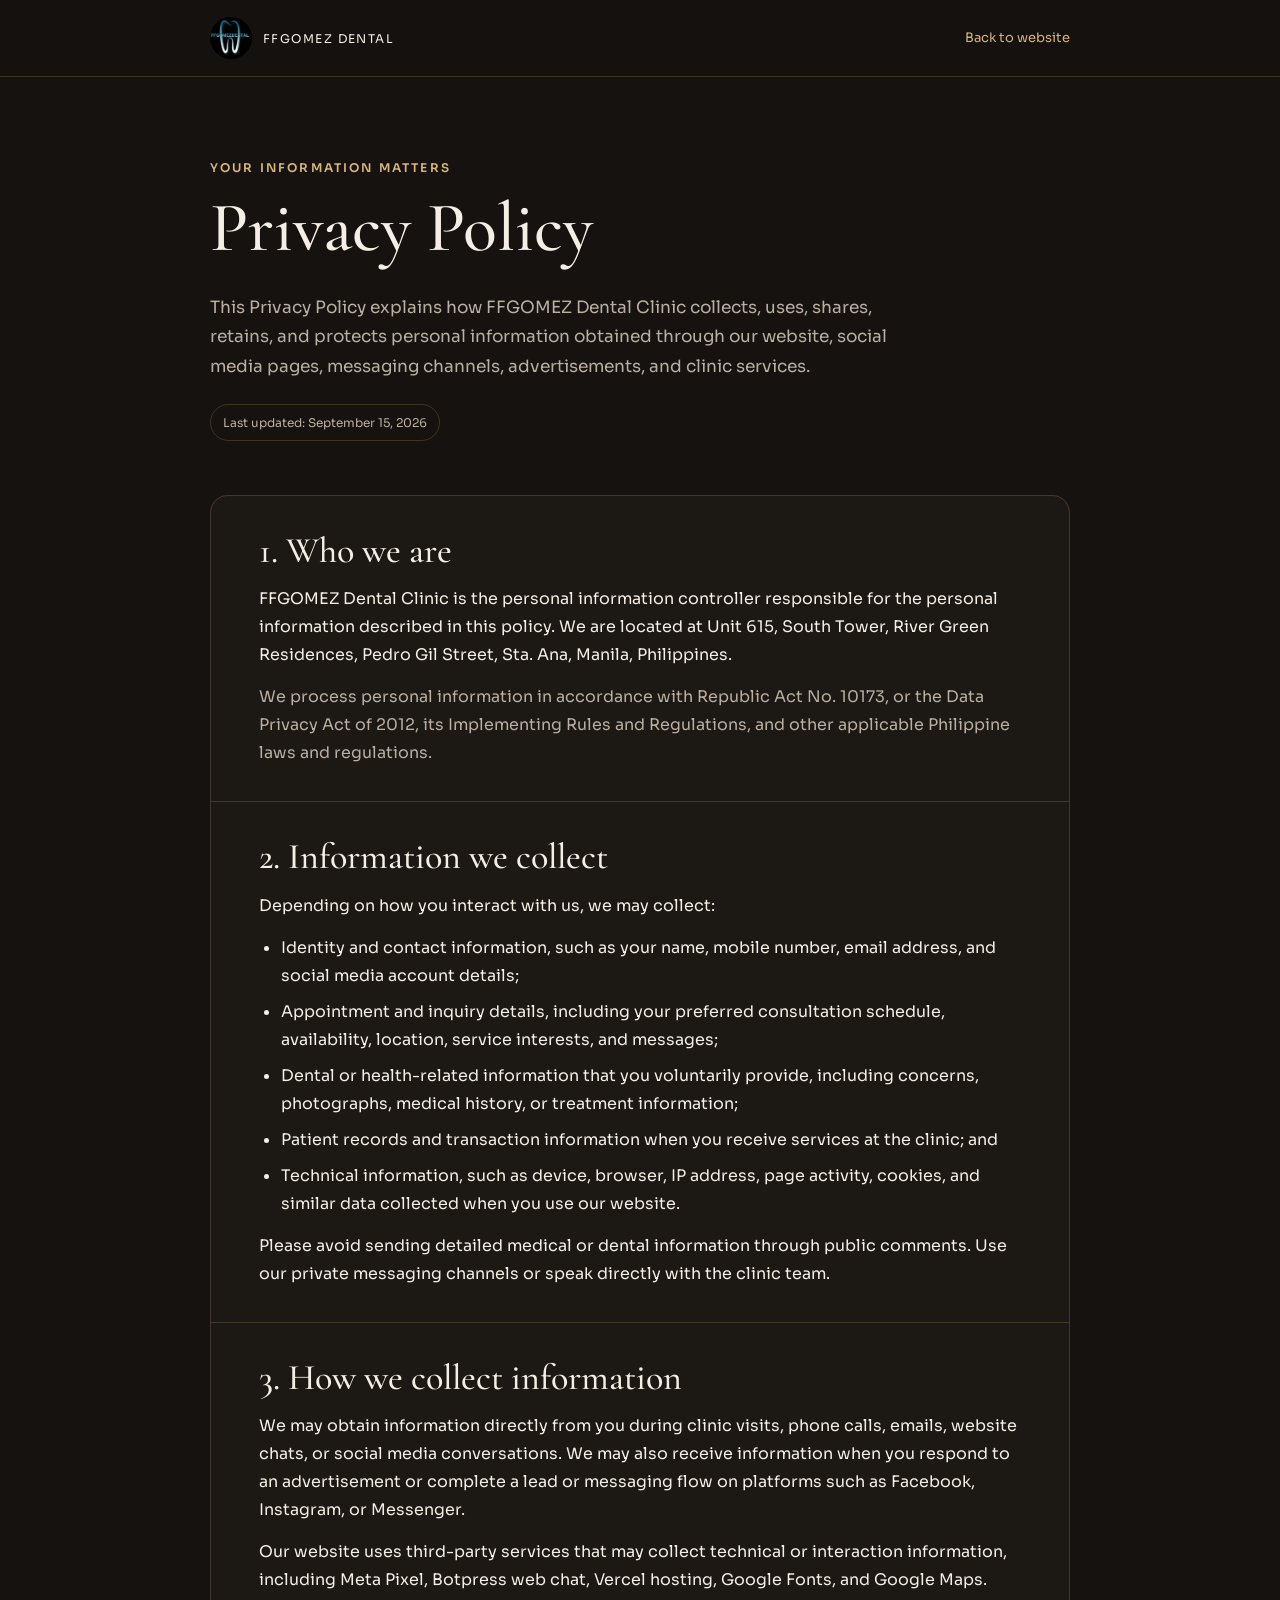
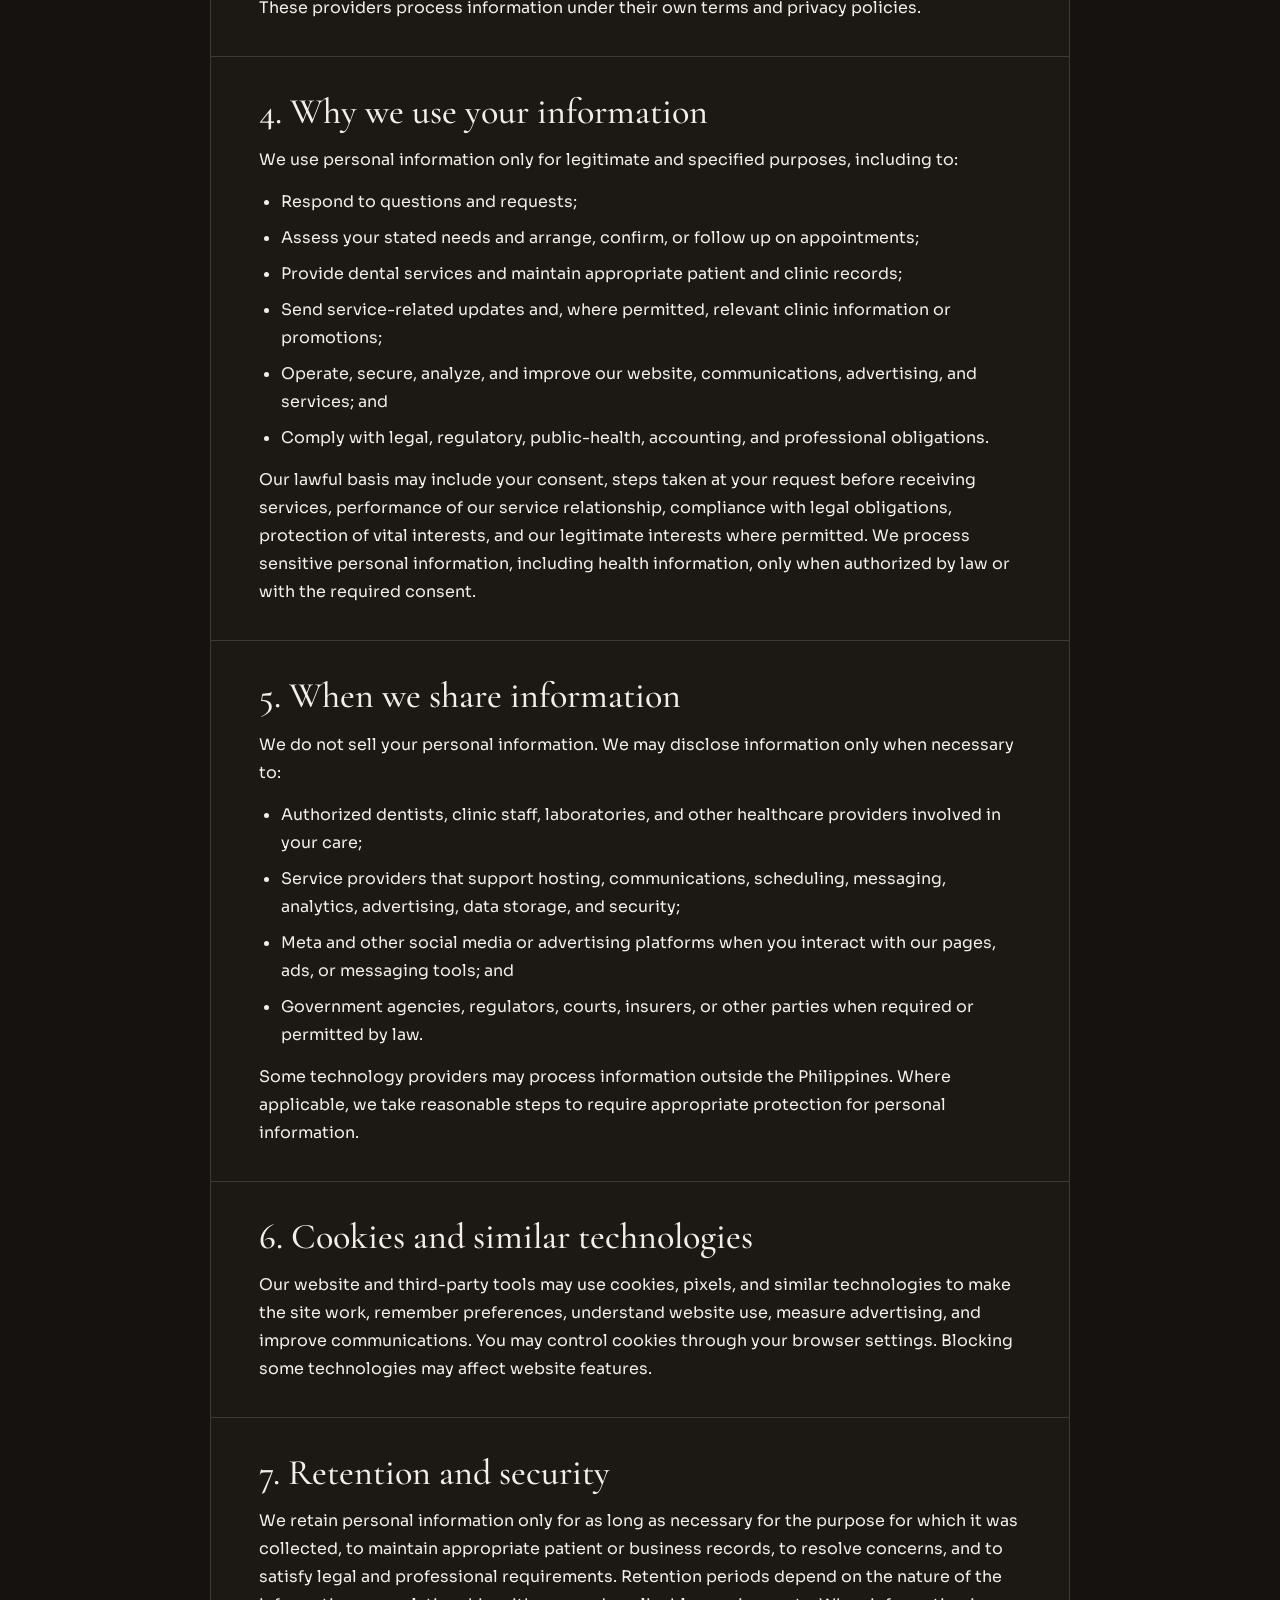
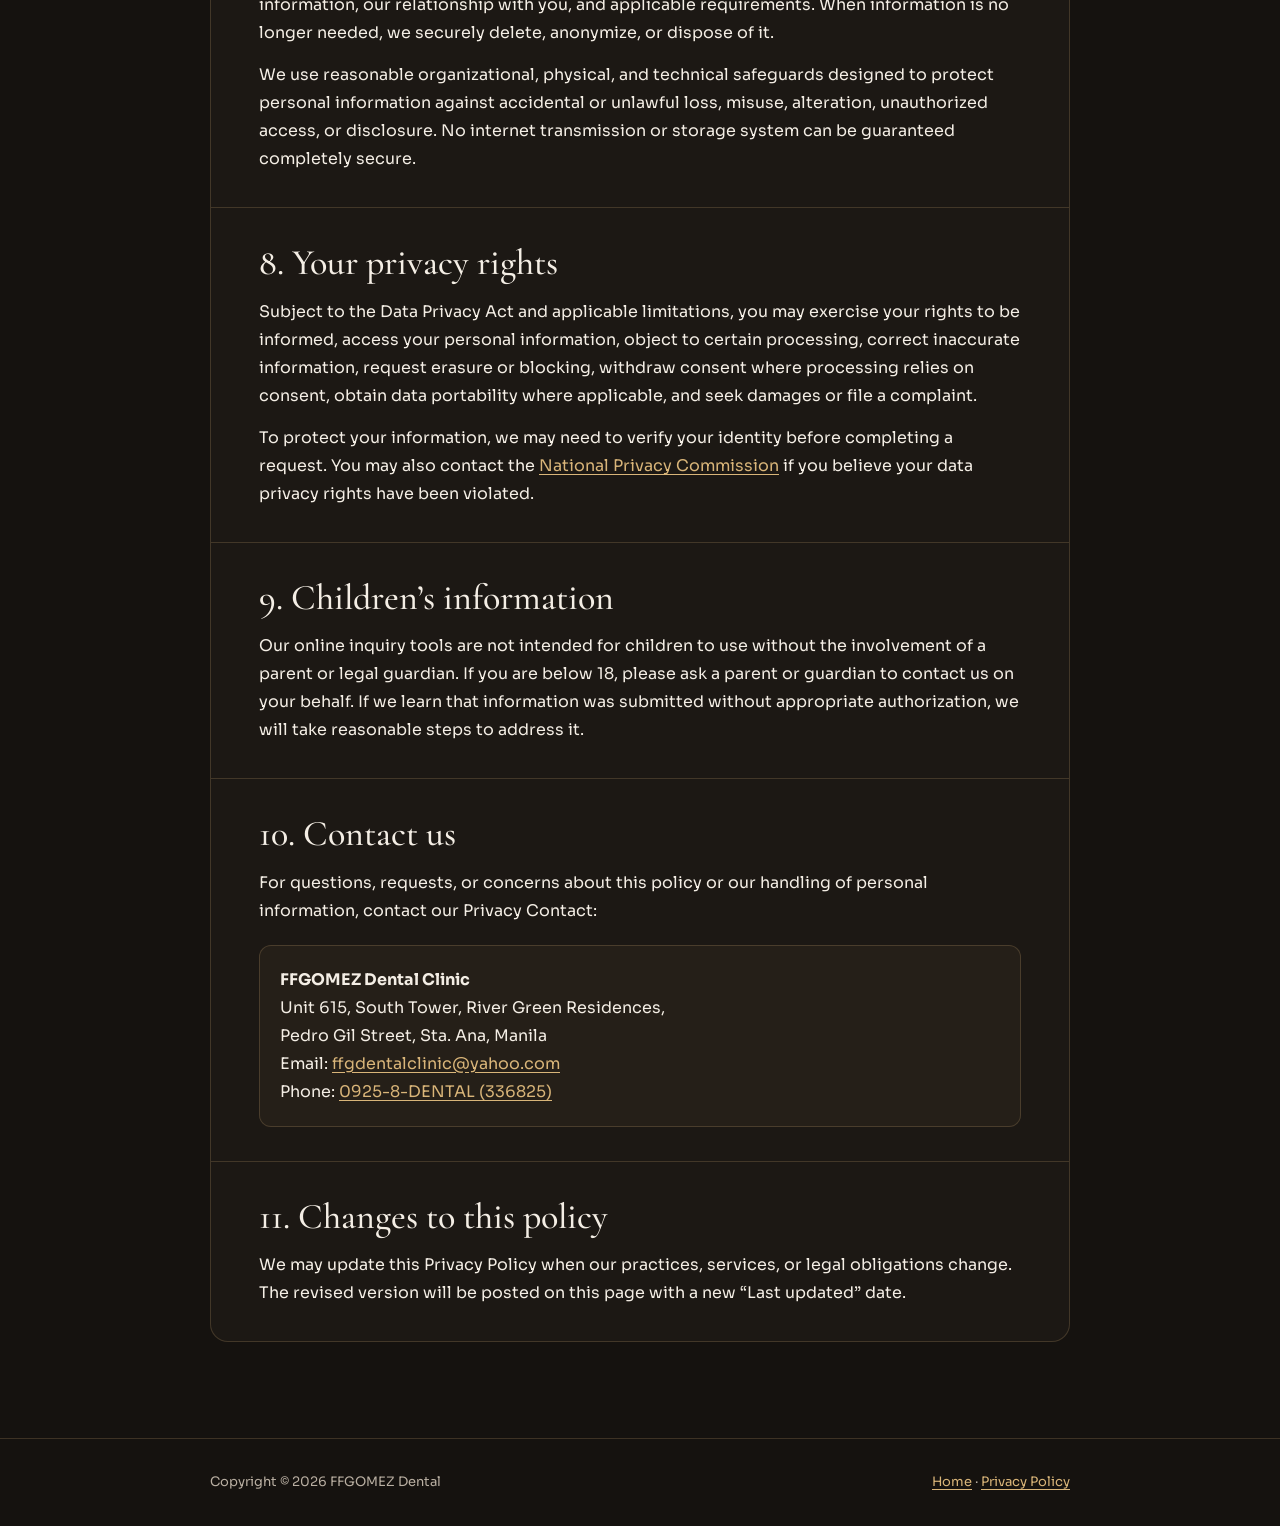
<file: privacy-policy.html>
<!doctype html>
<html lang="en">
<head>
  <meta charset="utf-8"/>
  <meta name="viewport" content="width=device-width, initial-scale=1"/>
  <title>Privacy Policy | FFGOMEZ Dental Clinic</title>
  <meta name="description" content="Learn how FFGOMEZ Dental Clinic collects, uses, protects, and retains personal information from website visitors, patients, and prospective patients."/>
  <link rel="canonical" href="https://ffgomezdental.com/privacy-policy"/>
  <meta name="robots" content="index,follow"/>
  <link href="assets/ffgomez-logo.jpg" rel="icon" type="image/jpeg"/>
  <link rel="preconnect" href="https://fonts.googleapis.com"/>
  <link rel="preconnect" href="https://fonts.gstatic.com" crossorigin/>
  <link href="https://fonts.googleapis.com/css2?family=Sora:wght@300;400;500;600;700&amp;family=Cormorant+Garamond:ital,wght@0,500;1,500&amp;display=swap" rel="stylesheet"/>
  <style>
    :root {
      color-scheme: dark;
      --bg: #15120f;
      --panel: #1c1814;
      --text: #f4eee5;
      --muted: #b9afa2;
      --gold: #d9b579;
      --line: rgba(217, 181, 121, .2);
      --max: 860px;
    }
    * { box-sizing: border-box; }
    html { scroll-behavior: smooth; }
    body {
      margin: 0;
      background: var(--bg);
      color: var(--text);
      font-family: "Sora", system-ui, sans-serif;
      font-size: 16px;
      line-height: 1.75;
    }
    a { color: var(--gold); text-underline-offset: 3px; }
    a:hover { color: #efd5a9; }
    .nav {
      position: sticky;
      top: 0;
      z-index: 10;
      border-bottom: 1px solid var(--line);
      background: rgba(21, 18, 15, .94);
      backdrop-filter: blur(12px);
    }
    .nav-inner {
      width: min(var(--max), calc(100% - 40px));
      min-height: 76px;
      margin: auto;
      display: flex;
      align-items: center;
      justify-content: space-between;
      gap: 20px;
    }
    .brand {
      display: inline-flex;
      align-items: center;
      gap: 11px;
      color: var(--text);
      text-decoration: none;
      letter-spacing: .12em;
      font-size: 12px;
    }
    .brand img {
      width: 42px;
      height: 42px;
      border-radius: 50%;
      object-fit: cover;
    }
    .back-link { font-size: 13px; text-decoration: none; }
    main {
      width: min(var(--max), calc(100% - 40px));
      margin: auto;
      padding: 80px 0 96px;
    }
    .eyebrow {
      margin: 0 0 10px;
      color: var(--gold);
      font-size: 12px;
      font-weight: 600;
      letter-spacing: .18em;
      text-transform: uppercase;
    }
    h1, h2 {
      font-family: "Cormorant Garamond", Georgia, serif;
      font-weight: 500;
      line-height: 1.15;
    }
    h1 { margin: 0; font-size: clamp(44px, 8vw, 70px); }
    h2 { margin: 0 0 14px; font-size: clamp(28px, 4vw, 36px); }
    .intro {
      max-width: 720px;
      margin: 24px 0 0;
      color: var(--muted);
      font-size: 17px;
    }
    .updated {
      display: inline-block;
      margin-top: 22px;
      padding: 7px 12px;
      border: 1px solid var(--line);
      border-radius: 999px;
      color: var(--muted);
      font-size: 12px;
    }
    .policy {
      margin-top: 54px;
      border: 1px solid var(--line);
      border-radius: 18px;
      overflow: hidden;
      background: var(--panel);
    }
    section { padding: 34px clamp(24px, 5vw, 48px); }
    section + section { border-top: 1px solid var(--line); }
    p { margin: 0; }
    p + p, p + ul, ul + p { margin-top: 14px; }
    ul { margin-bottom: 0; padding-left: 22px; }
    li + li { margin-top: 8px; }
    .muted { color: var(--muted); }
    .contact-card {
      margin-top: 20px;
      padding: 20px;
      border: 1px solid var(--line);
      border-radius: 12px;
      background: rgba(217, 181, 121, .05);
    }
    footer {
      border-top: 1px solid var(--line);
      color: var(--muted);
      font-size: 13px;
    }
    .footer-inner {
      width: min(var(--max), calc(100% - 40px));
      margin: auto;
      padding: 32px 0;
      display: flex;
      justify-content: space-between;
      gap: 20px;
      flex-wrap: wrap;
    }
    @media (max-width: 560px) {
      .nav-inner, main, .footer-inner { width: min(100% - 28px, var(--max)); }
      main { padding-top: 56px; }
      .brand span { display: none; }
      section { padding: 28px 20px; }
    }
  </style>
</head>
<body>
  <header class="nav">
    <div class="nav-inner">
      <a class="brand" href="index.html" aria-label="FFGOMEZ Dental Clinic home">
        <img src="assets/ffgomez-logo.jpg" alt="FFGOMEZ Dental Clinic logo"/>
        <span>FFGOMEZ DENTAL</span>
      </a>
      <a class="back-link" href="index.html">Back to website</a>
    </div>
  </header>

  <main>
    <p class="eyebrow">Your information matters</p>
    <h1>Privacy Policy</h1>
    <p class="intro">This Privacy Policy explains how FFGOMEZ Dental Clinic collects, uses, shares, retains, and protects personal information obtained through our website, social media pages, messaging channels, advertisements, and clinic services.</p>
    <span class="updated">Last updated: September 15, 2026</span>

    <div class="policy">
      <section>
        <h2>1. Who we are</h2>
        <p>FFGOMEZ Dental Clinic is the personal information controller responsible for the personal information described in this policy. We are located at Unit 615, South Tower, River Green Residences, Pedro Gil Street, Sta. Ana, Manila, Philippines.</p>
        <p class="muted">We process personal information in accordance with Republic Act No. 10173, or the Data Privacy Act of 2012, its Implementing Rules and Regulations, and other applicable Philippine laws and regulations.</p>
      </section>

      <section>
        <h2>2. Information we collect</h2>
        <p>Depending on how you interact with us, we may collect:</p>
        <ul>
          <li>Identity and contact information, such as your name, mobile number, email address, and social media account details;</li>
          <li>Appointment and inquiry details, including your preferred consultation schedule, availability, location, service interests, and messages;</li>
          <li>Dental or health-related information that you voluntarily provide, including concerns, photographs, medical history, or treatment information;</li>
          <li>Patient records and transaction information when you receive services at the clinic; and</li>
          <li>Technical information, such as device, browser, IP address, page activity, cookies, and similar data collected when you use our website.</li>
        </ul>
        <p>Please avoid sending detailed medical or dental information through public comments. Use our private messaging channels or speak directly with the clinic team.</p>
      </section>

      <section>
        <h2>3. How we collect information</h2>
        <p>We may obtain information directly from you during clinic visits, phone calls, emails, website chats, or social media conversations. We may also receive information when you respond to an advertisement or complete a lead or messaging flow on platforms such as Facebook, Instagram, or Messenger.</p>
        <p>Our website uses third-party services that may collect technical or interaction information, including Meta Pixel, Botpress web chat, Vercel hosting, Google Fonts, and Google Maps. These providers process information under their own terms and privacy policies.</p>
      </section>

      <section>
        <h2>4. Why we use your information</h2>
        <p>We use personal information only for legitimate and specified purposes, including to:</p>
        <ul>
          <li>Respond to questions and requests;</li>
          <li>Assess your stated needs and arrange, confirm, or follow up on appointments;</li>
          <li>Provide dental services and maintain appropriate patient and clinic records;</li>
          <li>Send service-related updates and, where permitted, relevant clinic information or promotions;</li>
          <li>Operate, secure, analyze, and improve our website, communications, advertising, and services; and</li>
          <li>Comply with legal, regulatory, public-health, accounting, and professional obligations.</li>
        </ul>
        <p>Our lawful basis may include your consent, steps taken at your request before receiving services, performance of our service relationship, compliance with legal obligations, protection of vital interests, and our legitimate interests where permitted. We process sensitive personal information, including health information, only when authorized by law or with the required consent.</p>
      </section>

      <section>
        <h2>5. When we share information</h2>
        <p>We do not sell your personal information. We may disclose information only when necessary to:</p>
        <ul>
          <li>Authorized dentists, clinic staff, laboratories, and other healthcare providers involved in your care;</li>
          <li>Service providers that support hosting, communications, scheduling, messaging, analytics, advertising, data storage, and security;</li>
          <li>Meta and other social media or advertising platforms when you interact with our pages, ads, or messaging tools; and</li>
          <li>Government agencies, regulators, courts, insurers, or other parties when required or permitted by law.</li>
        </ul>
        <p>Some technology providers may process information outside the Philippines. Where applicable, we take reasonable steps to require appropriate protection for personal information.</p>
      </section>

      <section>
        <h2>6. Cookies and similar technologies</h2>
        <p>Our website and third-party tools may use cookies, pixels, and similar technologies to make the site work, remember preferences, understand website use, measure advertising, and improve communications. You may control cookies through your browser settings. Blocking some technologies may affect website features.</p>
      </section>

      <section>
        <h2>7. Retention and security</h2>
        <p>We retain personal information only for as long as necessary for the purpose for which it was collected, to maintain appropriate patient or business records, to resolve concerns, and to satisfy legal and professional requirements. Retention periods depend on the nature of the information, our relationship with you, and applicable requirements. When information is no longer needed, we securely delete, anonymize, or dispose of it.</p>
        <p>We use reasonable organizational, physical, and technical safeguards designed to protect personal information against accidental or unlawful loss, misuse, alteration, unauthorized access, or disclosure. No internet transmission or storage system can be guaranteed completely secure.</p>
      </section>

      <section>
        <h2>8. Your privacy rights</h2>
        <p>Subject to the Data Privacy Act and applicable limitations, you may exercise your rights to be informed, access your personal information, object to certain processing, correct inaccurate information, request erasure or blocking, withdraw consent where processing relies on consent, obtain data portability where applicable, and seek damages or file a complaint.</p>
        <p>To protect your information, we may need to verify your identity before completing a request. You may also contact the <a href="https://privacy.gov.ph/" rel="noreferrer noopener" target="_blank">National Privacy Commission</a> if you believe your data privacy rights have been violated.</p>
      </section>

      <section>
        <h2>9. Children’s information</h2>
        <p>Our online inquiry tools are not intended for children to use without the involvement of a parent or legal guardian. If you are below 18, please ask a parent or guardian to contact us on your behalf. If we learn that information was submitted without appropriate authorization, we will take reasonable steps to address it.</p>
      </section>

      <section>
        <h2>10. Contact us</h2>
        <p>For questions, requests, or concerns about this policy or our handling of personal information, contact our Privacy Contact:</p>
        <div class="contact-card">
          <strong>FFGOMEZ Dental Clinic</strong><br/>
          Unit 615, South Tower, River Green Residences,<br/>
          Pedro Gil Street, Sta. Ana, Manila<br/>
          Email: <a href="mailto:ffgdentalclinic@yahoo.com">ffgdentalclinic@yahoo.com</a><br/>
          Phone: <a href="tel:09258336825">0925-8-DENTAL (336825)</a>
        </div>
      </section>

      <section>
        <h2>11. Changes to this policy</h2>
        <p>We may update this Privacy Policy when our practices, services, or legal obligations change. The revised version will be posted on this page with a new “Last updated” date.</p>
      </section>
    </div>
  </main>

  <footer>
    <div class="footer-inner">
      <span>Copyright © <span id="year"></span> FFGOMEZ Dental</span>
      <span><a href="index.html">Home</a> · <a href="privacy-policy.html" aria-current="page">Privacy Policy</a></span>
    </div>
  </footer>
  <script>document.getElementById('year').textContent = new Date().getFullYear();</script>
</body>
</html>
</file>
